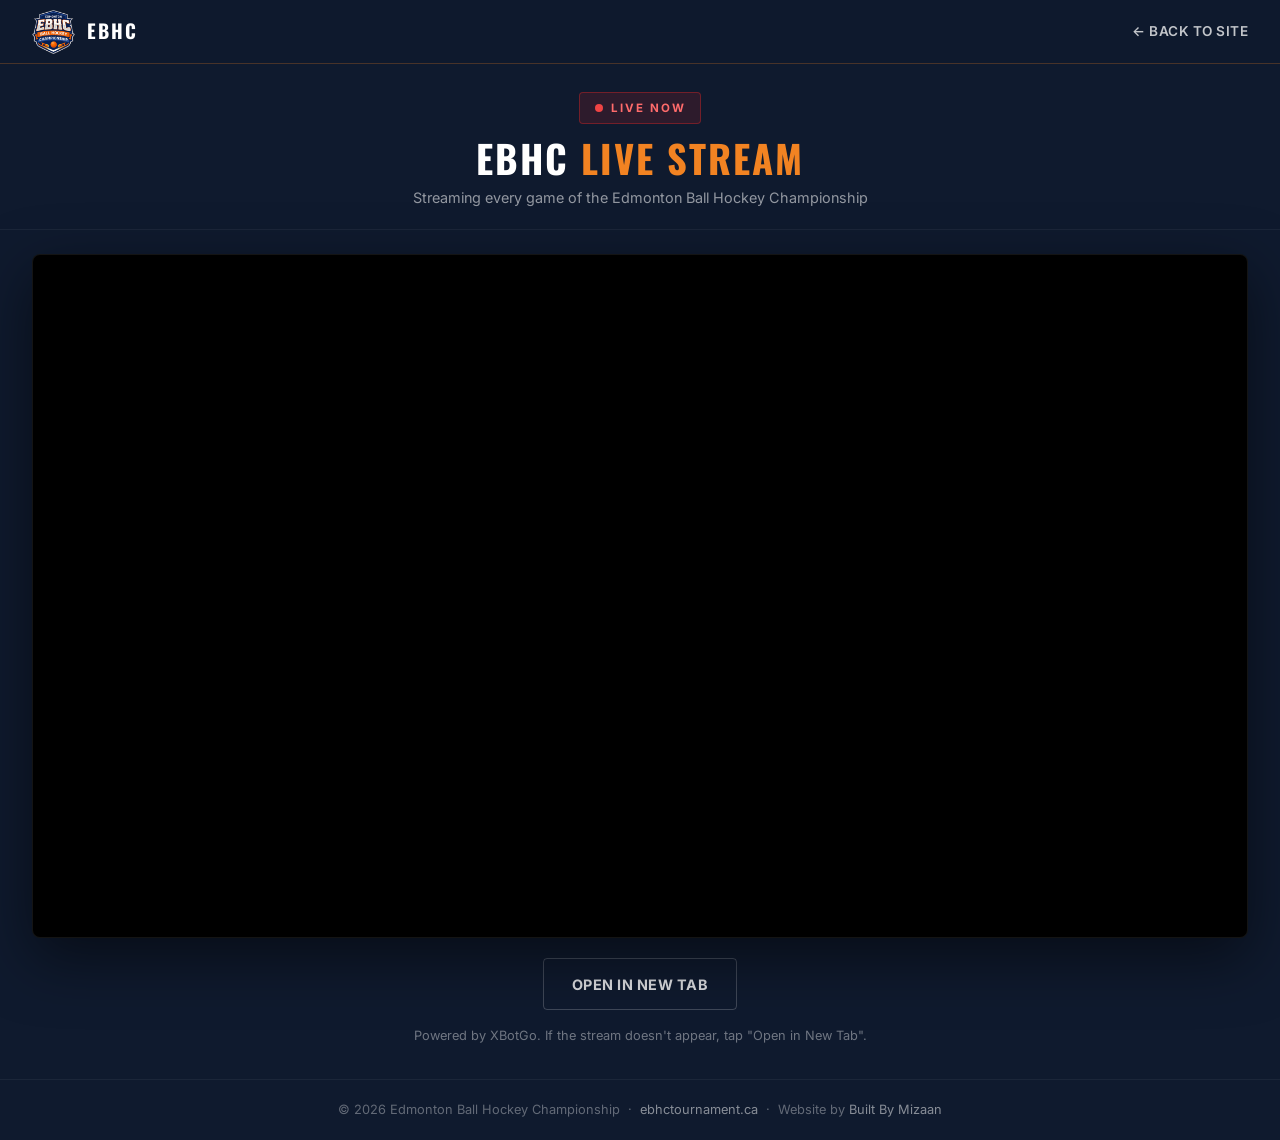
<file: live/index.html>
<!DOCTYPE html>
<html lang="en">
<head>
  <meta charset="UTF-8">
  <meta name="viewport" content="width=device-width, initial-scale=1.0">
  <title>Live Stream &mdash; EBHC 2026</title>
  <meta name="description" content="Watch the Edmonton Ball Hockey Championship live. Streaming every game of EBHC 2026.">
  <link rel="icon" type="image/png" href="../favicon.png">
  <link rel="apple-touch-icon" href="../apple-touch-icon.png">
  <link rel="preconnect" href="https://fonts.googleapis.com">
  <link href="https://fonts.googleapis.com/css2?family=Inter:wght@400;500;600;700;800;900&family=Oswald:wght@500;600;700&display=swap" rel="stylesheet">
  <style>
    *, *::before, *::after { margin: 0; padding: 0; box-sizing: border-box; }

    :root {
      --navy: #1a2744;
      --navy-deep: #0f1a2e;
      --navy-light: #243556;
      --orange: #f28322;
      --orange-hover: #e07010;
      --orange-glow: rgba(242, 131, 34, 0.3);
      --gold-light: #f28322;
      --silver: #c0c4cc;
      --white: #ffffff;
      --text-muted: #5a6478;
    }

    html, body {
      height: 100%;
      background: var(--navy-deep);
    }

    body {
      font-family: 'Inter', system-ui, -apple-system, sans-serif;
      color: var(--white);
      line-height: 1.6;
      display: flex;
      flex-direction: column;
      min-height: 100vh;
    }

    /* NAV */
    nav {
      background: rgba(15, 26, 46, 0.95);
      backdrop-filter: blur(12px);
      padding: 0.6rem 2rem;
      display: flex;
      align-items: center;
      justify-content: space-between;
      border-bottom: 1px solid rgba(242, 131, 34, 0.25);
    }

    .nav-logo {
      display: flex;
      align-items: center;
      gap: 0.75rem;
      text-decoration: none;
    }

    .nav-logo img {
      height: 44px;
      width: auto;
    }

    .nav-logo span {
      color: var(--white);
      font-family: 'Oswald', sans-serif;
      font-weight: 700;
      font-size: 1.2rem;
      letter-spacing: 2px;
      text-transform: uppercase;
    }

    .nav-back {
      color: rgba(255,255,255,0.75);
      text-decoration: none;
      font-size: 0.85rem;
      font-weight: 600;
      letter-spacing: 0.5px;
      text-transform: uppercase;
      transition: color 0.2s;
    }

    .nav-back:hover { color: var(--gold-light); }

    /* HEADER STRIP */
    .live-header {
      padding: 1.75rem 2rem 1.25rem;
      text-align: center;
      border-bottom: 1px solid rgba(255,255,255,0.05);
    }

    .live-badge {
      display: inline-flex;
      align-items: center;
      gap: 0.5rem;
      background: rgba(220, 38, 38, 0.15);
      border: 1px solid rgba(220, 38, 38, 0.4);
      color: #ff6b6b;
      padding: 0.35rem 0.9rem;
      border-radius: 4px;
      font-size: 0.72rem;
      font-weight: 700;
      letter-spacing: 2px;
      text-transform: uppercase;
      margin-bottom: 0.85rem;
    }

    .live-dot {
      width: 8px;
      height: 8px;
      border-radius: 50%;
      background: #ef4444;
      animation: pulse 1.6s ease-in-out infinite;
    }

    @keyframes pulse {
      0%, 100% { opacity: 1; transform: scale(1); }
      50% { opacity: 0.5; transform: scale(1.2); }
    }

    .live-header h1 {
      font-family: 'Oswald', sans-serif;
      font-size: clamp(1.6rem, 4vw, 2.4rem);
      font-weight: 700;
      color: var(--white);
      letter-spacing: 2px;
      text-transform: uppercase;
      line-height: 1.1;
    }

    .live-header h1 .highlight { color: var(--orange); }

    .live-header p {
      color: rgba(255,255,255,0.55);
      font-size: 0.9rem;
      margin-top: 0.4rem;
    }

    /* PLAYER */
    .player-wrap {
      flex: 1;
      display: flex;
      flex-direction: column;
      padding: 1.5rem 2rem 2rem;
      max-width: 1400px;
      width: 100%;
      margin: 0 auto;
    }

    .player-frame {
      position: relative;
      width: 100%;
      aspect-ratio: 16 / 9;
      background: #000;
      border-radius: 8px;
      overflow: hidden;
      border: 1px solid rgba(255,255,255,0.08);
      box-shadow: 0 20px 60px rgba(0,0,0,0.5);
    }

    .player-frame iframe {
      position: absolute;
      inset: 0;
      width: 100%;
      height: 100%;
      border: 0;
    }

    .player-fallback {
      position: absolute;
      inset: 0;
      display: none;
      flex-direction: column;
      align-items: center;
      justify-content: center;
      text-align: center;
      padding: 2rem;
      background: var(--navy);
    }

    .player-fallback.show { display: flex; }

    .player-fallback h2 {
      font-family: 'Oswald', sans-serif;
      font-size: 1.5rem;
      letter-spacing: 1.5px;
      text-transform: uppercase;
      margin-bottom: 0.5rem;
    }

    .player-fallback p {
      color: rgba(255,255,255,0.6);
      max-width: 480px;
      margin-bottom: 1.5rem;
    }

    .actions {
      display: flex;
      gap: 0.75rem;
      justify-content: center;
      align-items: center;
      flex-wrap: wrap;
      margin-top: 1.25rem;
    }

    .btn {
      display: inline-flex;
      align-items: center;
      gap: 0.5rem;
      padding: 0.85rem 1.75rem;
      border-radius: 4px;
      font-size: 0.9rem;
      font-weight: 700;
      text-decoration: none;
      transition: all 0.2s;
      cursor: pointer;
      border: none;
      letter-spacing: 0.5px;
      text-transform: uppercase;
      font-family: 'Inter', sans-serif;
    }

    .btn-primary {
      background: var(--orange);
      color: var(--white);
    }

    .btn-primary:hover {
      background: var(--orange-hover);
      transform: translateY(-1px);
      box-shadow: 0 8px 24px var(--orange-glow);
    }

    .btn-secondary {
      background: transparent;
      color: rgba(255,255,255,0.85);
      border: 1px solid rgba(255,255,255,0.2);
    }

    .btn-secondary:hover {
      border-color: var(--gold-light);
      color: var(--gold-light);
    }

    .stream-note {
      color: rgba(255,255,255,0.4);
      font-size: 0.8rem;
      text-align: center;
    }

    footer {
      padding: 1.25rem 2rem;
      text-align: center;
      color: rgba(255,255,255,0.35);
      font-size: 0.8rem;
      border-top: 1px solid rgba(255,255,255,0.05);
    }

    footer a {
      color: rgba(255,255,255,0.5);
      text-decoration: none;
    }

    footer a:hover { color: var(--gold-light); }

    @media (max-width: 640px) {
      nav { padding: 0.55rem 1rem; }
      .nav-logo span { font-size: 1rem; letter-spacing: 1.5px; }
      .live-header { padding: 1.25rem 1rem 1rem; }
      .player-wrap { padding: 1rem; }
    }
  </style>
</head>
<body>
  <nav>
    <a href="../" class="nav-logo">
      <img src="../assets/logo-160.png" alt="EBHC Logo">
      <span>EBHC</span>
    </a>
    <a href="../" class="nav-back">&larr; Back to Site</a>
  </nav>

  <header class="live-header">
    <div class="live-badge">
      <span class="live-dot"></span>
      Live Now
    </div>
    <h1>EBHC <span class="highlight">Live Stream</span></h1>
    <p>Streaming every game of the Edmonton Ball Hockey Championship</p>
  </header>

  <main class="player-wrap">
    <div class="player-frame">
      <iframe
        id="stream"
        src="https://cloud.xbotgo.net/live?userId=MjA2Nzc0ODE4NzY2MjUyNDQxNg==&language=en_US&region=US"
        title="EBHC Live Stream"
        allow="autoplay; fullscreen; picture-in-picture; encrypted-media"
        allowfullscreen
        referrerpolicy="no-referrer-when-downgrade"
        loading="eager"
      ></iframe>
      <div class="player-fallback" id="fallback">
        <h2>Stream can't load here</h2>
        <p>The broadcast provider is blocking embedded playback. Open the stream in a new tab to keep watching.</p>
        <a class="btn btn-primary" href="https://cloud.xbotgo.net/live?userId=MjA2Nzc0ODE4NzY2MjUyNDQxNg==&language=en_US&region=US" target="_blank" rel="noopener">
          Open Stream &rarr;
        </a>
      </div>
    </div>
    <div class="actions">
      <a class="btn btn-secondary" href="https://cloud.xbotgo.net/live?userId=MjA2Nzc0ODE4NzY2MjUyNDQxNg==&language=en_US&region=US" target="_blank" rel="noopener">
        Open in New Tab
      </a>
    </div>
    <p class="stream-note" style="margin-top: 1rem;">Powered by XBotGo. If the stream doesn't appear, tap "Open in New Tab".</p>
  </main>

  <footer>
    &copy; 2026 Edmonton Ball Hockey Championship &nbsp;&middot;&nbsp; <a href="../">ebhctournament.ca</a>
  <span class="credit">&nbsp;&middot;&nbsp; Website by <a href="https://builtbymizaan.ca" target="_blank" rel="noopener">Built By Mizaan</a></span>
  </footer>

  <script>
    // If the iframe fails to load within a few seconds (likely blocked by X-Frame-Options
    // or CSP frame-ancestors), reveal the fallback panel.
    (function() {
      var iframe = document.getElementById('stream');
      var fallback = document.getElementById('fallback');
      var loaded = false;

      iframe.addEventListener('load', function() {
        loaded = true;
      });

      setTimeout(function() {
        if (!loaded) fallback.classList.add('show');
      }, 6000);
    })();
  </script>
</body>
</html>
</file>
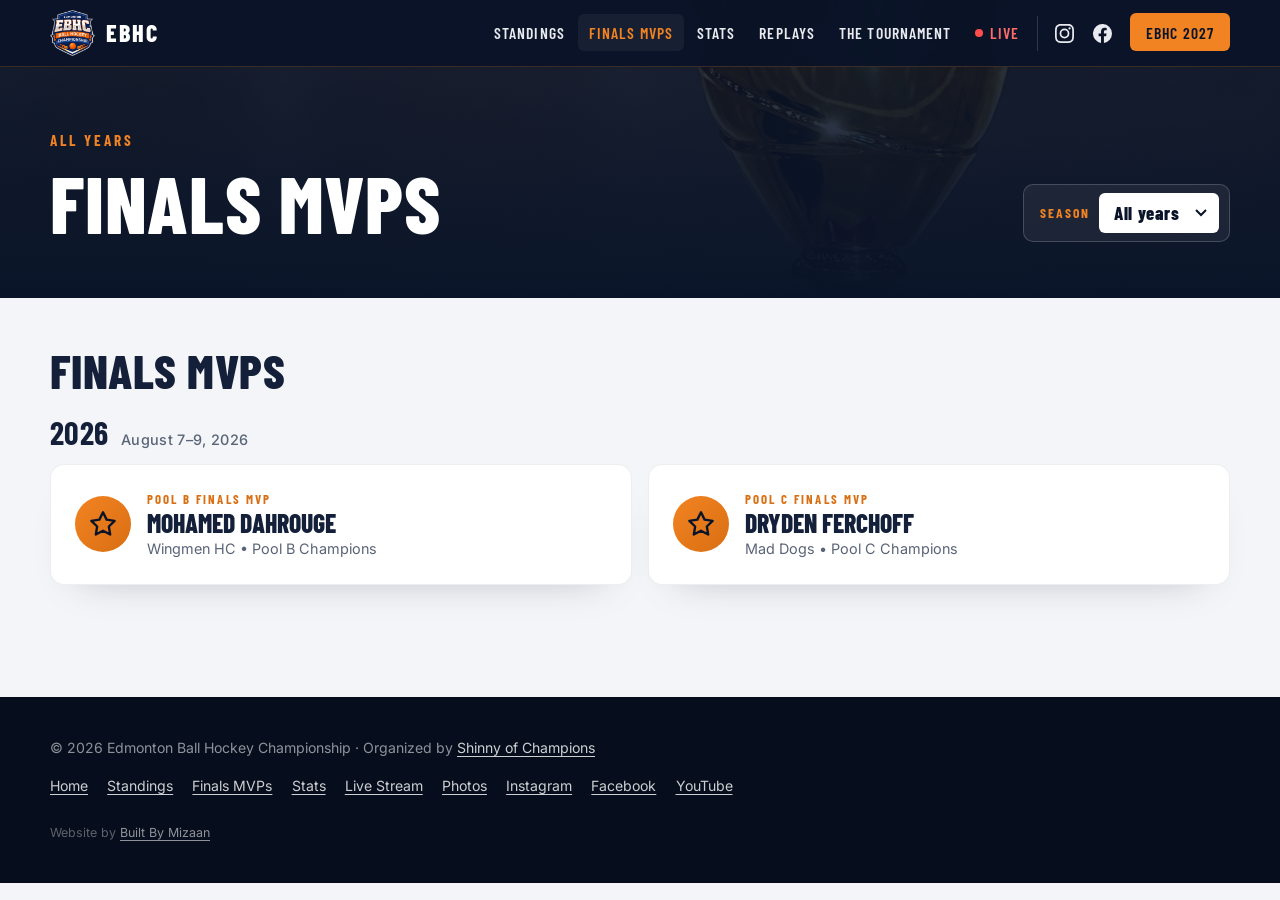
<file: mvps/index.html>
<!DOCTYPE html>
<html lang="en">
<head>
  <meta charset="UTF-8">
  <meta name="viewport" content="width=device-width, initial-scale=1.0">
  <title>EBHC Finals MVPs by Year - Edmonton Ball Hockey Championship</title>
  <meta name="description" content="Every Finals MVP from the Edmonton Ball Hockey Championship, by year and playoff pool.">
  <link rel="canonical" href="https://ebhctournament.ca/mvps/">
  <meta name="theme-color" content="#0a1428">
  <link rel="icon" type="image/png" href="../favicon.png">
  <link rel="apple-touch-icon" href="../apple-touch-icon.png">
  <meta property="og:type" content="website">
  <meta property="og:site_name" content="EBHC - Edmonton Ball Hockey Championship">
  <meta property="og:title" content="EBHC Finals MVPs by Year - Edmonton Ball Hockey Championship">
  <meta property="og:description" content="Every Finals MVP from the Edmonton Ball Hockey Championship, by year and playoff pool.">
  <meta property="og:url" content="https://ebhctournament.ca/mvps/">
  <meta property="og:image" content="https://ebhctournament.ca/assets/og.jpg">
  <meta name="twitter:card" content="summary_large_image">
  <link rel="preconnect" href="https://fonts.googleapis.com">
  <link rel="preconnect" href="https://fonts.gstatic.com" crossorigin>
  <link href="https://fonts.googleapis.com/css2?family=Barlow+Condensed:wght@600;700;800&family=Inter:wght@400;500;600;700&display=swap" rel="stylesheet">
  <link rel="stylesheet" href="../assets/site.css?v=20260919d">
  <style>.page-hero { --hero-img: url('../assets/photos/trophy-wide.jpg'); }</style>
</head>
<body data-root="../" data-version="20260919a">

<nav class="top always-solid" aria-label="Main">
  <div class="container nav-inner">
    <a href="../" class="nav-logo"><img src="../assets/logo-160.png" alt="EBHC shield logo" width="160" height="181"><span>EBHC</span></a>
    <button class="nav-toggle" aria-expanded="false" aria-controls="navlinks" aria-label="Toggle menu"><span></span><span></span><span></span></button>
    <ul class="nav-links" id="navlinks">
      <li><a href="../standings/">Standings</a></li>
      <li><a href="../mvps/" aria-current="page">Finals MVPs</a></li>
      <li><a href="../stats/">Stats</a></li>
      <li><a href="https://www.youtube.com/@ebhctournament" target="_blank" rel="noopener">Replays</a></li>
      <li><a href="../#experience">The Tournament</a></li>
      <li><a href="../live/" class="nav-live"><span class="nav-live-dot"></span>Live</a></li>
      <li class="nav-social"><a href="https://www.instagram.com/ebhctournament/" target="_blank" rel="noopener" aria-label="EBHC on Instagram"><svg viewBox="0 0 24 24" aria-hidden="true"><path d="M12 2.2c3.2 0 3.6 0 4.8.1 1.2.1 1.8.2 2.2.4.6.2 1 .5 1.4.9.4.4.7.8.9 1.4.2.4.4 1 .4 2.2.1 1.3.1 1.6.1 4.8s0 3.6-.1 4.8c-.1 1.2-.2 1.8-.4 2.2-.2.6-.5 1-.9 1.4-.4.4-.8.7-1.4.9-.4.2-1 .4-2.2.4-1.3.1-1.6.1-4.8.1s-3.6 0-4.8-.1c-1.2-.1-1.8-.2-2.2-.4-.6-.2-1-.5-1.4-.9-.4-.4-.7-.8-.9-1.4-.2-.4-.4-1-.4-2.2C2.2 15.6 2.2 15.2 2.2 12s0-3.6.1-4.8c.1-1.2.2-1.8.4-2.2.2-.6.5-1 .9-1.4.4-.4.8-.7 1.4-.9.4-.2 1-.4 2.2-.4C8.4 2.2 8.8 2.2 12 2.2M12 0C8.7 0 8.3 0 7.1.1 5.8.1 4.9.3 4.1.6c-.8.3-1.5.7-2.1 1.4C1.3 2.6.9 3.3.6 4.1.3 4.9.1 5.8.1 7.1 0 8.3 0 8.7 0 12s0 3.7.1 4.9c.1 1.3.3 2.2.6 2.9.3.8.7 1.5 1.4 2.1.6.7 1.3 1.1 2.1 1.4.8.3 1.6.5 2.9.6 1.2.1 1.6.1 4.9.1s3.7 0 4.9-.1c1.3-.1 2.2-.3 2.9-.6.8-.3 1.5-.7 2.1-1.4.7-.6 1.1-1.3 1.4-2.1.3-.8.5-1.6.6-2.9.1-1.2.1-1.6.1-4.9s0-3.7-.1-4.9c-.1-1.3-.3-2.2-.6-2.9-.3-.8-.7-1.5-1.4-2.1C21.4 1.3 20.7.9 19.9.6 19.1.3 18.2.1 16.9.1 15.7 0 15.3 0 12 0zm0 5.8a6.2 6.2 0 1 0 0 12.4 6.2 6.2 0 0 0 0-12.4zM12 16a4 4 0 1 1 0-8 4 4 0 0 1 0 8zm6.4-11.8a1.4 1.4 0 1 0 0 2.9 1.4 1.4 0 0 0 0-2.9z"/></svg><span>Instagram</span></a><a href="https://www.facebook.com/ebhctournament" target="_blank" rel="noopener" aria-label="EBHC on Facebook"><svg viewBox="0 0 24 24" aria-hidden="true"><path d="M24 12a12 12 0 1 0-13.9 11.9v-8.4H7.1V12h3V9.4c0-3 1.8-4.7 4.5-4.7 1.3 0 2.7.2 2.7.2v3h-1.5c-1.5 0-2 .9-2 1.9V12h3.3l-.5 3.5h-2.8v8.4A12 12 0 0 0 24 12z"/></svg><span>Facebook</span></a></li>
      <li><a href="../#registration" class="nav-cta">EBHC 2027</a></li>
    </ul>
  </div>
</nav>

<header class="page-hero">
  <div class="container">
    <div class="hero-row">
      <div>
        <span class="label"><span data-slot="year">&nbsp;</span> <span data-slot="meta"></span></span>
        <h1>Finals MVPs</h1>
      </div>
      <div class="year-filter"><label for="yearSelect">Season</label><select id="yearSelect" aria-label="Choose a season"><option>All years</option></select></div>
    </div>
  </div>
</header>

<section id="mvps" style="padding-top:3rem">
  <div class="container">
    <h2 class="title" style="margin-bottom:1.4rem">Finals MVPs</h2>
    <div data-slot="mvps"></div>
  </div>
</section>

<section id="champions" class="dark" data-slot="champions-wrap">
  <div class="container">
    <div data-slot="champions"></div>
  </div>
</section>

<footer>
  <div class="container foot">
    <p>&copy; <span id="year">2026</span> Edmonton Ball Hockey Championship &middot; Organized by <a href="https://shinnyofchampions.com" target="_blank" rel="noopener">Shinny of Champions</a></p>
    <div class="foot-links">
      <a href="../">Home</a>
      <a href="../standings/">Standings</a>
      <a href="../mvps/">Finals MVPs</a>
      <a href="../stats/">Stats</a>
      <a href="../live/">Live Stream</a>
      <a href="https://photos.google.com/share/AF1QipPyMb3X6HH2VH4loIyale4eNgUz24xTLbSLLwuN_JKczE7_UGQwuGp11-fYpDhv3w?key=UWphRWdhWmtDQlRnVjdMQ3RheVRtQ2FVbDY3bjJ3" target="_blank" rel="noopener">Photos</a>
      <a href="https://www.instagram.com/ebhctournament/" target="_blank" rel="noopener">Instagram</a>
      <a href="https://www.facebook.com/ebhctournament" target="_blank" rel="noopener">Facebook</a>
      <a href="https://www.youtube.com/@ebhctournament" target="_blank" rel="noopener">YouTube</a>
    </div>
    <p class="credit">Website by <a href="https://builtbymizaan.ca" target="_blank" rel="noopener">Built By Mizaan</a></p>
  </div>
</footer>

<script src="../assets/site.js?v=20260919d"></script>
<script>EBHC.mvps();</script>
</body>
</html>
</file>
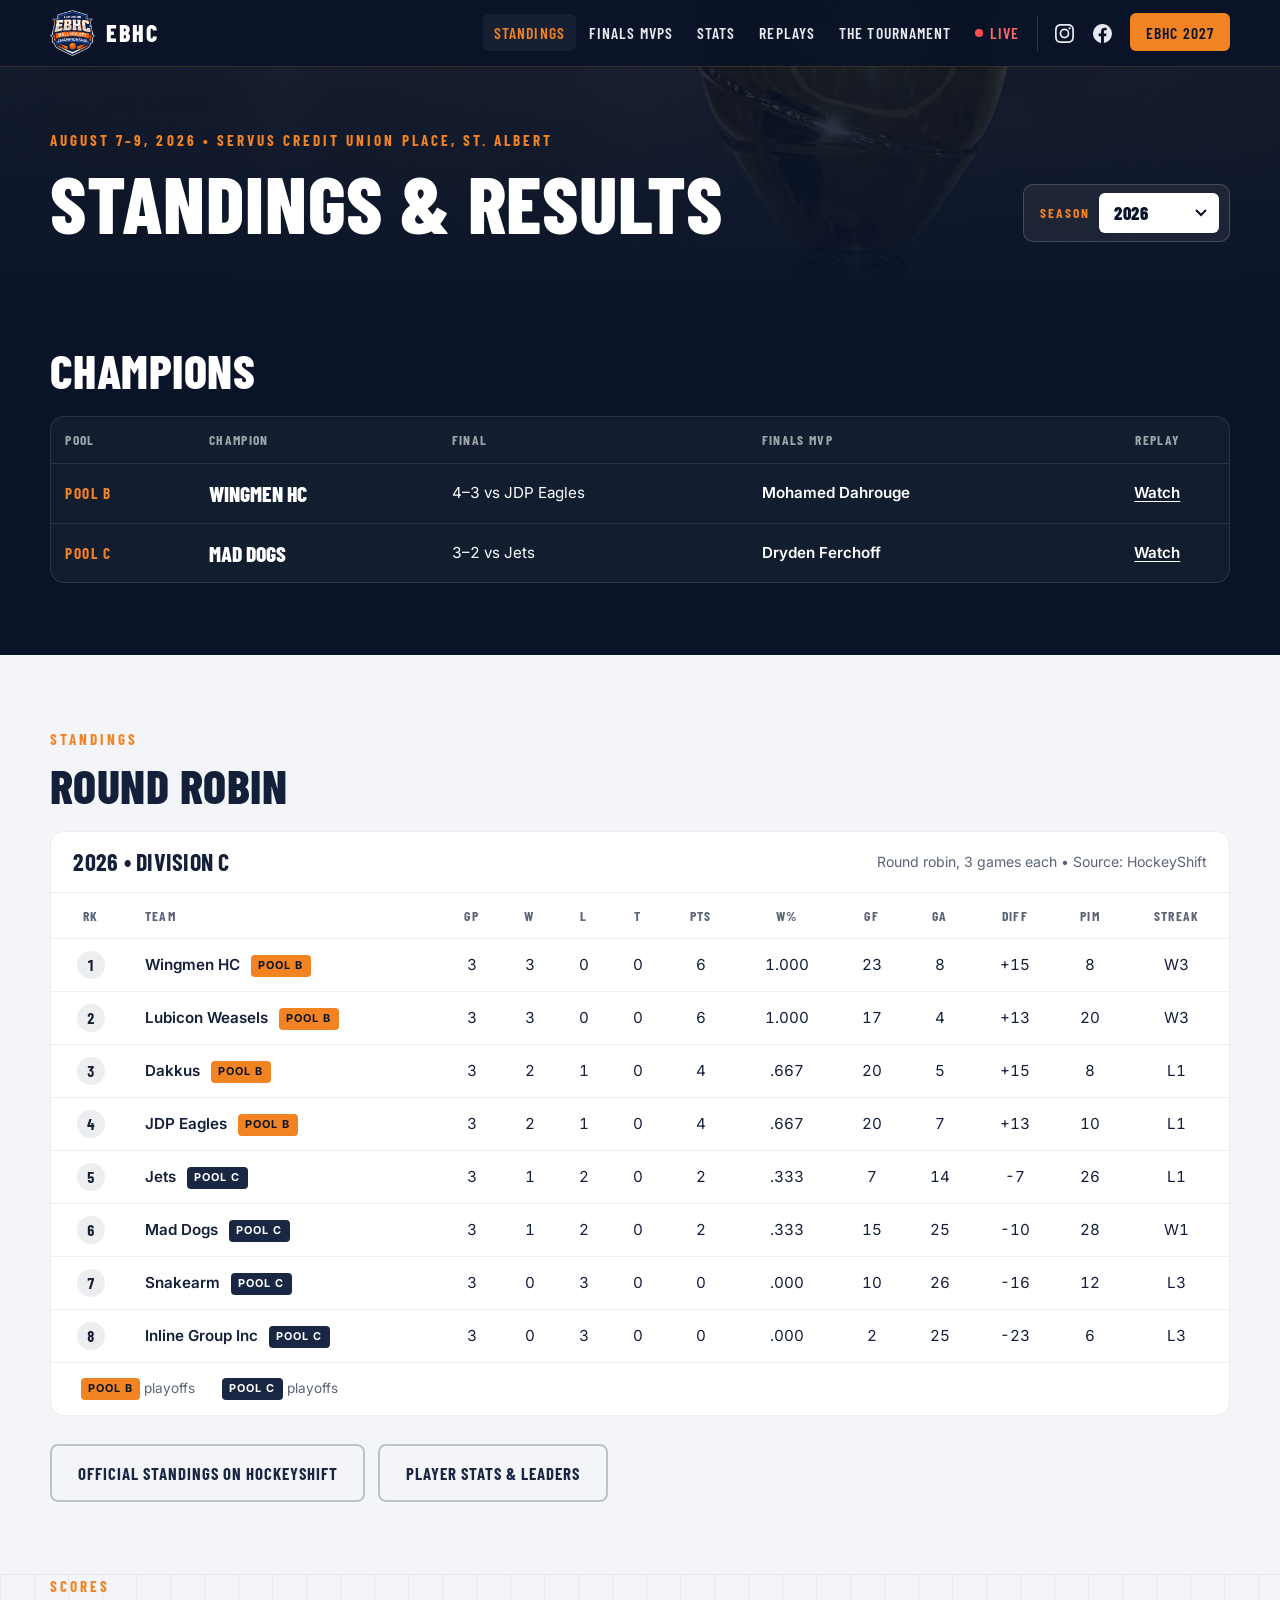
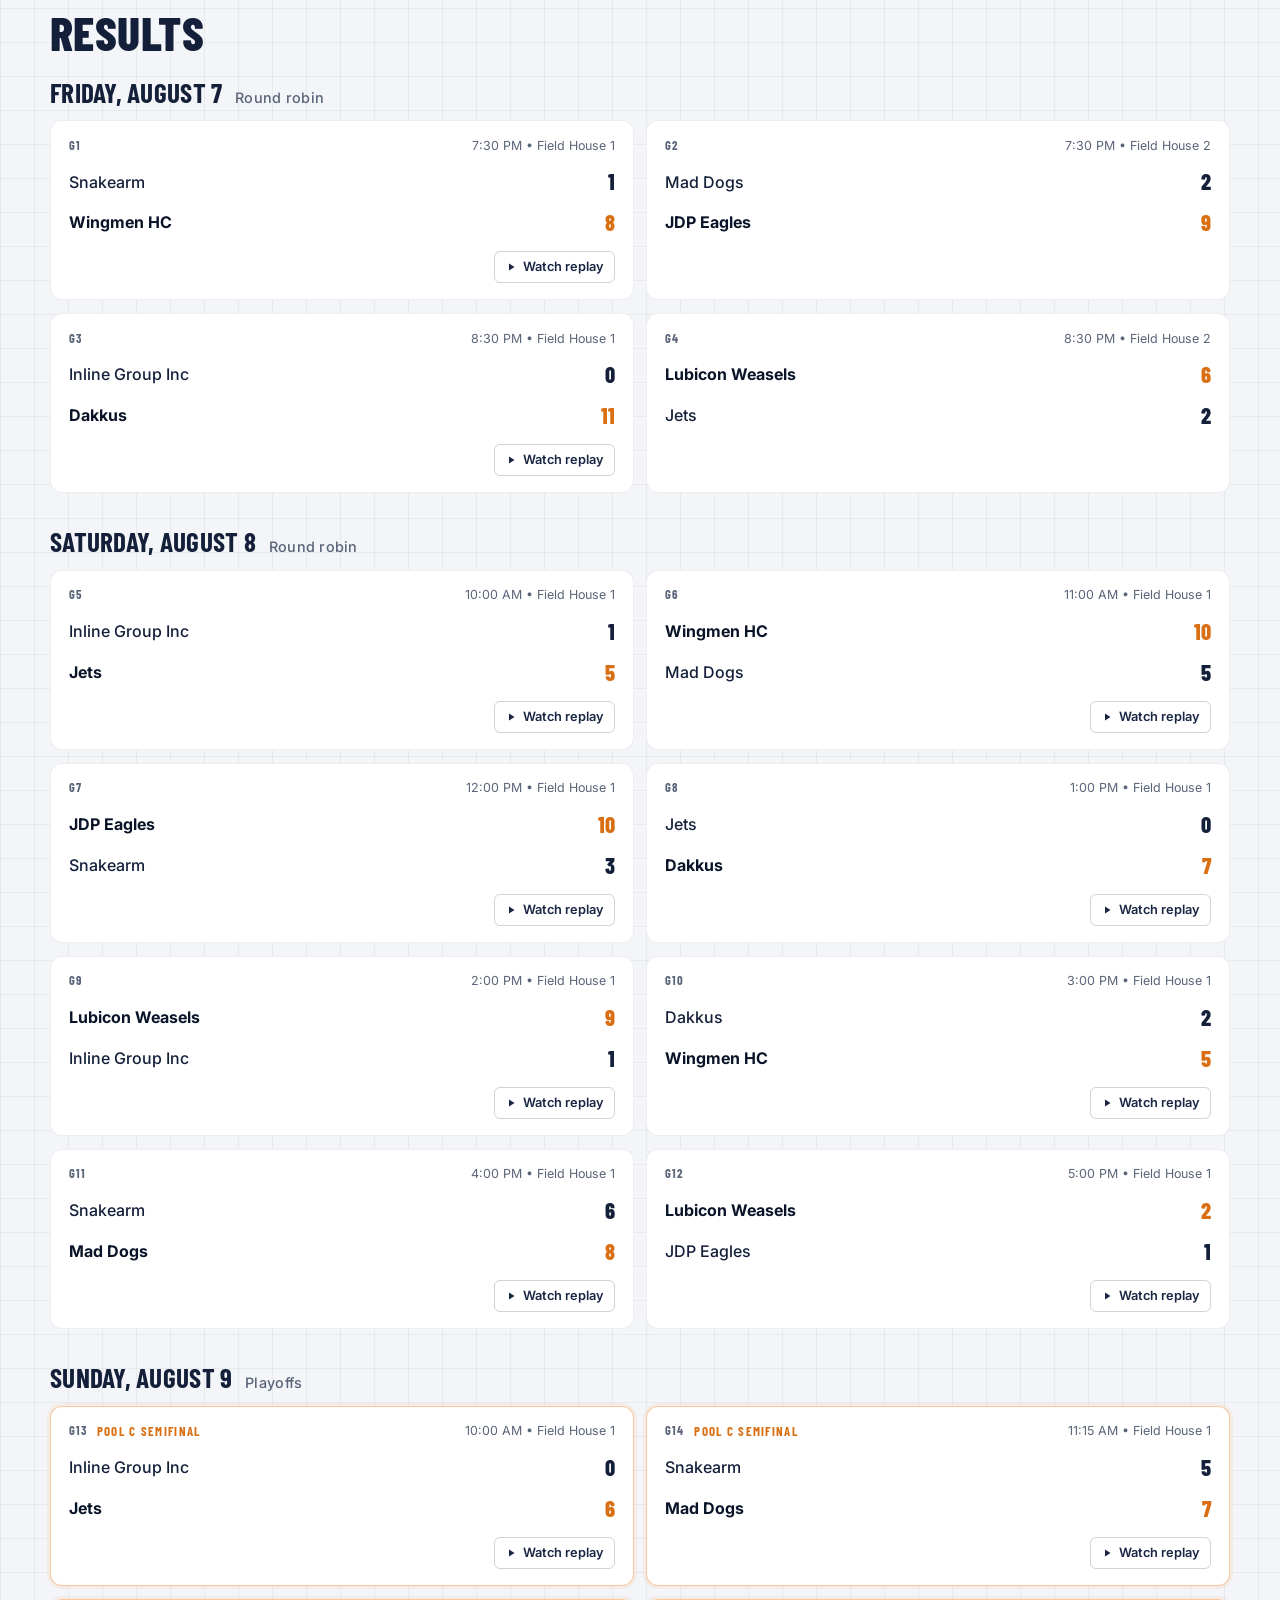
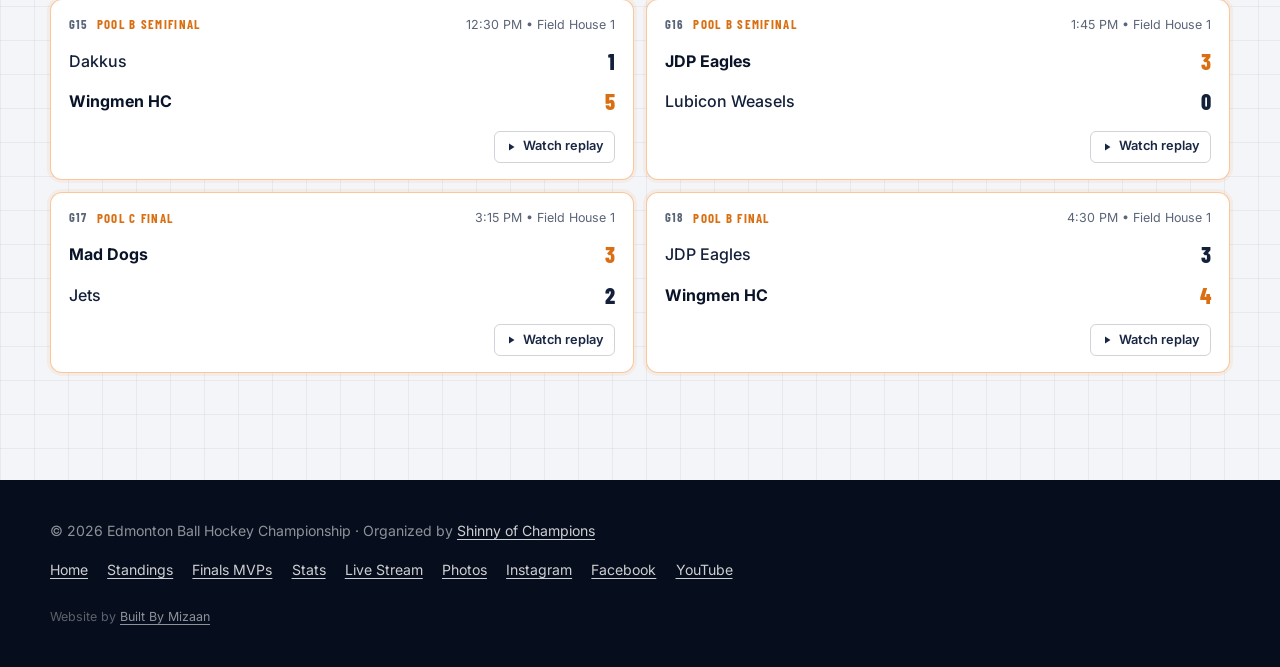
<file: standings/index.html>
<!DOCTYPE html>
<html lang="en">
<head>
  <meta charset="UTF-8">
  <meta name="viewport" content="width=device-width, initial-scale=1.0">
  <title>EBHC Standings, Champions & Scores by Year - Edmonton Ball Hockey Championship</title>
  <meta name="description" content="Historical standings, champions and every game score from the Edmonton Ball Hockey Championship, filterable by year.">
  <link rel="canonical" href="https://ebhctournament.ca/standings/">
  <meta name="theme-color" content="#0a1428">
  <link rel="icon" type="image/png" href="../favicon.png">
  <link rel="apple-touch-icon" href="../apple-touch-icon.png">
  <meta property="og:type" content="website">
  <meta property="og:site_name" content="EBHC - Edmonton Ball Hockey Championship">
  <meta property="og:title" content="EBHC Standings, Champions & Scores by Year - Edmonton Ball Hockey Championship">
  <meta property="og:description" content="Historical standings, champions and every game score from the Edmonton Ball Hockey Championship, filterable by year.">
  <meta property="og:url" content="https://ebhctournament.ca/standings/">
  <meta property="og:image" content="https://ebhctournament.ca/assets/og.jpg">
  <meta name="twitter:card" content="summary_large_image">
  <link rel="preconnect" href="https://fonts.googleapis.com">
  <link rel="preconnect" href="https://fonts.gstatic.com" crossorigin>
  <link href="https://fonts.googleapis.com/css2?family=Barlow+Condensed:wght@600;700;800&family=Inter:wght@400;500;600;700&display=swap" rel="stylesheet">
  <link rel="stylesheet" href="../assets/site.css?v=20260919d">
  <style>.page-hero { --hero-img: url('../assets/photos/trophy-wide.jpg'); }</style>
</head>
<body data-root="../" data-version="20260919a">

<nav class="top always-solid" aria-label="Main">
  <div class="container nav-inner">
    <a href="../" class="nav-logo"><img src="../assets/logo-160.png" alt="EBHC shield logo" width="160" height="181"><span>EBHC</span></a>
    <button class="nav-toggle" aria-expanded="false" aria-controls="navlinks" aria-label="Toggle menu"><span></span><span></span><span></span></button>
    <ul class="nav-links" id="navlinks">
      <li><a href="../standings/" aria-current="page">Standings</a></li>
      <li><a href="../mvps/">Finals MVPs</a></li>
      <li><a href="../stats/">Stats</a></li>
      <li><a href="https://www.youtube.com/@ebhctournament" target="_blank" rel="noopener">Replays</a></li>
      <li><a href="../#experience">The Tournament</a></li>
      <li><a href="../live/" class="nav-live"><span class="nav-live-dot"></span>Live</a></li>
      <li class="nav-social"><a href="https://www.instagram.com/ebhctournament/" target="_blank" rel="noopener" aria-label="EBHC on Instagram"><svg viewBox="0 0 24 24" aria-hidden="true"><path d="M12 2.2c3.2 0 3.6 0 4.8.1 1.2.1 1.8.2 2.2.4.6.2 1 .5 1.4.9.4.4.7.8.9 1.4.2.4.4 1 .4 2.2.1 1.3.1 1.6.1 4.8s0 3.6-.1 4.8c-.1 1.2-.2 1.8-.4 2.2-.2.6-.5 1-.9 1.4-.4.4-.8.7-1.4.9-.4.2-1 .4-2.2.4-1.3.1-1.6.1-4.8.1s-3.6 0-4.8-.1c-1.2-.1-1.8-.2-2.2-.4-.6-.2-1-.5-1.4-.9-.4-.4-.7-.8-.9-1.4-.2-.4-.4-1-.4-2.2C2.2 15.6 2.2 15.2 2.2 12s0-3.6.1-4.8c.1-1.2.2-1.8.4-2.2.2-.6.5-1 .9-1.4.4-.4.8-.7 1.4-.9.4-.2 1-.4 2.2-.4C8.4 2.2 8.8 2.2 12 2.2M12 0C8.7 0 8.3 0 7.1.1 5.8.1 4.9.3 4.1.6c-.8.3-1.5.7-2.1 1.4C1.3 2.6.9 3.3.6 4.1.3 4.9.1 5.8.1 7.1 0 8.3 0 8.7 0 12s0 3.7.1 4.9c.1 1.3.3 2.2.6 2.9.3.8.7 1.5 1.4 2.1.6.7 1.3 1.1 2.1 1.4.8.3 1.6.5 2.9.6 1.2.1 1.6.1 4.9.1s3.7 0 4.9-.1c1.3-.1 2.2-.3 2.9-.6.8-.3 1.5-.7 2.1-1.4.7-.6 1.1-1.3 1.4-2.1.3-.8.5-1.6.6-2.9.1-1.2.1-1.6.1-4.9s0-3.7-.1-4.9c-.1-1.3-.3-2.2-.6-2.9-.3-.8-.7-1.5-1.4-2.1C21.4 1.3 20.7.9 19.9.6 19.1.3 18.2.1 16.9.1 15.7 0 15.3 0 12 0zm0 5.8a6.2 6.2 0 1 0 0 12.4 6.2 6.2 0 0 0 0-12.4zM12 16a4 4 0 1 1 0-8 4 4 0 0 1 0 8zm6.4-11.8a1.4 1.4 0 1 0 0 2.9 1.4 1.4 0 0 0 0-2.9z"/></svg><span>Instagram</span></a><a href="https://www.facebook.com/ebhctournament" target="_blank" rel="noopener" aria-label="EBHC on Facebook"><svg viewBox="0 0 24 24" aria-hidden="true"><path d="M24 12a12 12 0 1 0-13.9 11.9v-8.4H7.1V12h3V9.4c0-3 1.8-4.7 4.5-4.7 1.3 0 2.7.2 2.7.2v3h-1.5c-1.5 0-2 .9-2 1.9V12h3.3l-.5 3.5h-2.8v8.4A12 12 0 0 0 24 12z"/></svg><span>Facebook</span></a></li>
      <li><a href="../#registration" class="nav-cta">EBHC 2027</a></li>
    </ul>
  </div>
</nav>

<header class="page-hero">
  <div class="container">
    <div class="hero-row">
      <div>
        <span class="label"><span data-slot="year">&nbsp;</span> <span data-slot="meta"></span></span>
        <h1>Standings &amp; Results</h1>
      </div>
      <div class="year-filter"><label for="yearSelect">Season</label><select id="yearSelect" aria-label="Choose a season"><option>2026</option></select></div>
    </div>
  </div>
</header>

<section id="champions" class="dark" style="padding-top:3rem">
  <div class="container">
    <h2 class="title" style="margin-bottom:1.4rem">Champions</h2>
    <div data-slot="champions"></div>
  </div>
</section>

<section id="table">
  <div class="container">
    <span class="label">Standings</span>
    <h2 class="title" style="margin-bottom:1.4rem">Round Robin</h2>
    <div data-slot="standings"></div>
    <div class="links"><a class="btn btn-ghost" data-slot="official" href="#" target="_blank" rel="noopener" hidden>Official Standings on HockeyShift</a><a class="btn btn-ghost" href="../stats/">Player Stats &amp; Leaders</a></div>
  </div>
</section>

<section id="scores" class="court" style="padding-top:0">
  <div class="container">
    <span class="label">Scores</span>
    <h2 class="title" style="margin-bottom:1.4rem">Results</h2>
    <div data-slot="scores"></div>
  </div>
</section>

<footer>
  <div class="container foot">
    <p>&copy; <span id="year">2026</span> Edmonton Ball Hockey Championship &middot; Organized by <a href="https://shinnyofchampions.com" target="_blank" rel="noopener">Shinny of Champions</a></p>
    <div class="foot-links">
      <a href="../">Home</a>
      <a href="../standings/">Standings</a>
      <a href="../mvps/">Finals MVPs</a>
      <a href="../stats/">Stats</a>
      <a href="../live/">Live Stream</a>
      <a href="https://photos.google.com/share/AF1QipPyMb3X6HH2VH4loIyale4eNgUz24xTLbSLLwuN_JKczE7_UGQwuGp11-fYpDhv3w?key=UWphRWdhWmtDQlRnVjdMQ3RheVRtQ2FVbDY3bjJ3" target="_blank" rel="noopener">Photos</a>
      <a href="https://www.instagram.com/ebhctournament/" target="_blank" rel="noopener">Instagram</a>
      <a href="https://www.facebook.com/ebhctournament" target="_blank" rel="noopener">Facebook</a>
      <a href="https://www.youtube.com/@ebhctournament" target="_blank" rel="noopener">YouTube</a>
    </div>
    <p class="credit">Website by <a href="https://builtbymizaan.ca" target="_blank" rel="noopener">Built By Mizaan</a></p>
  </div>
</footer>

<script src="../assets/site.js?v=20260919d"></script>
<script>EBHC.standings();</script>
</body>
</html>
</file>
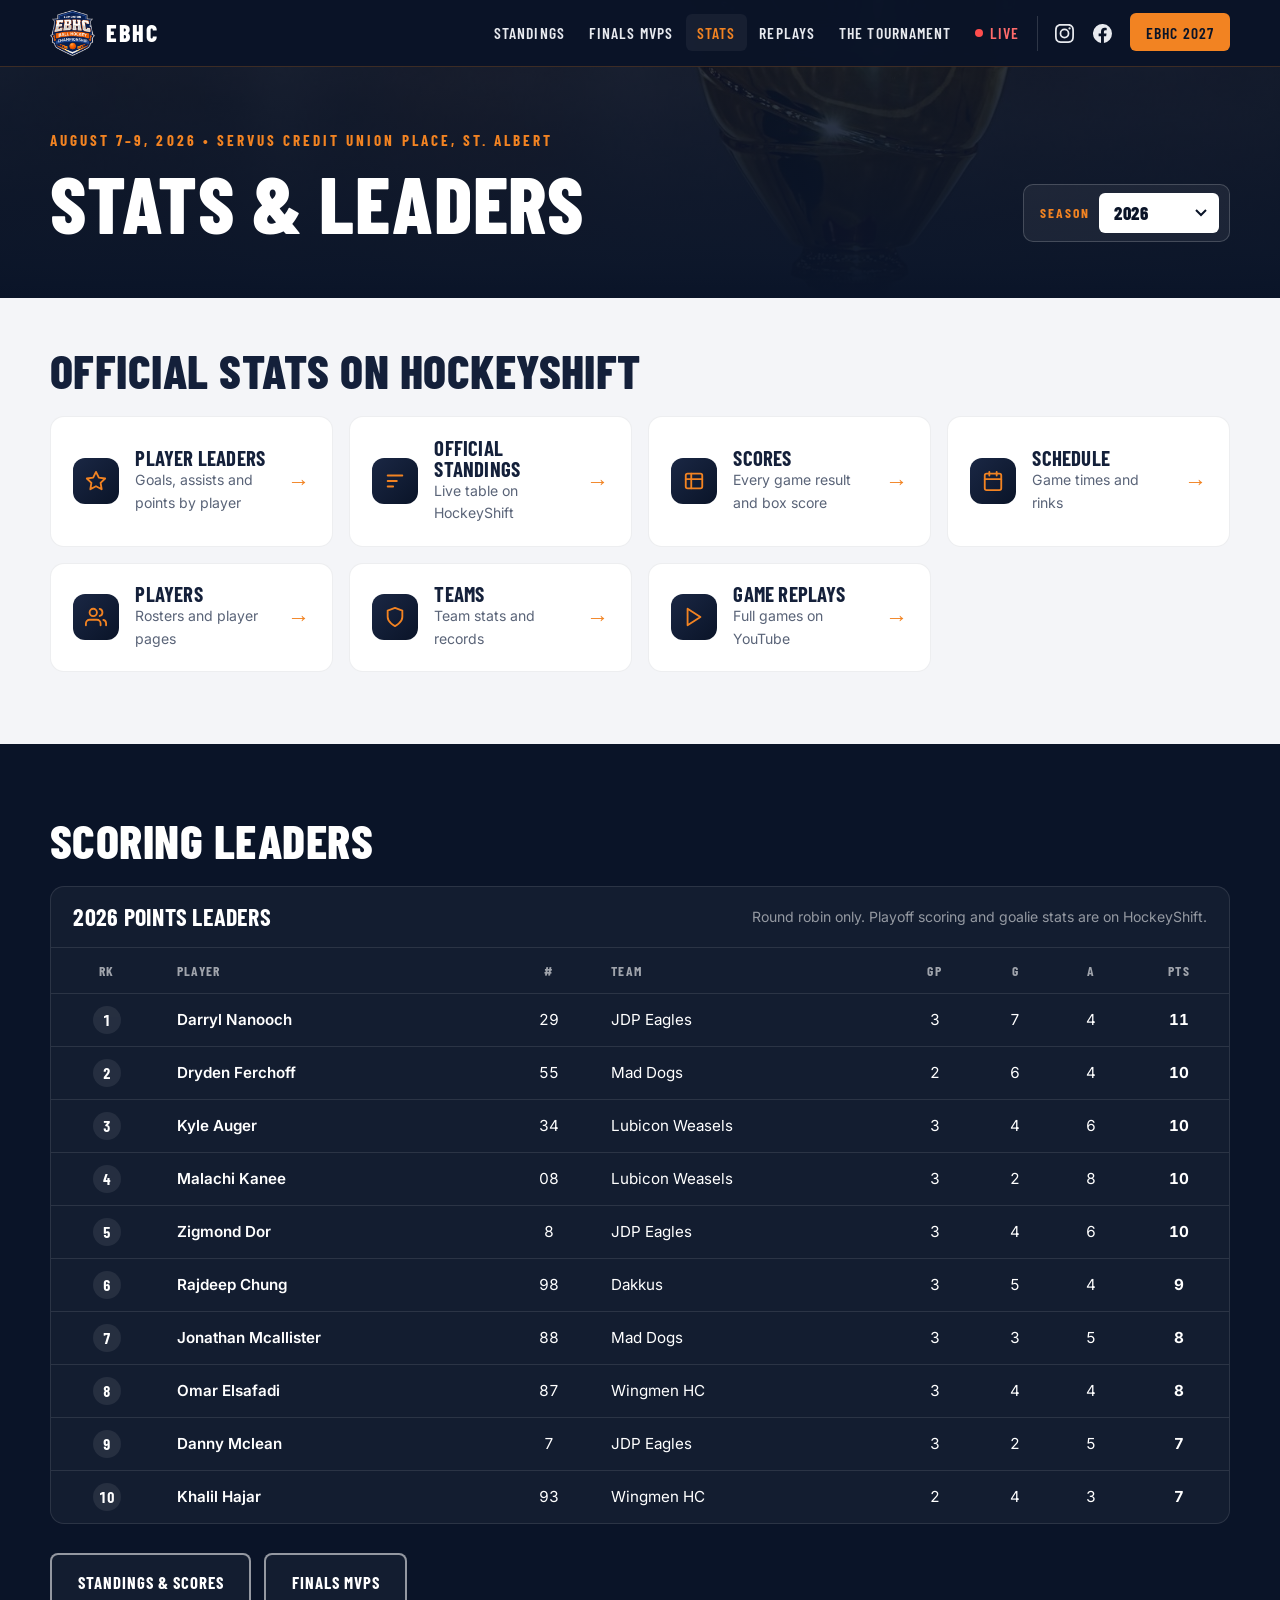
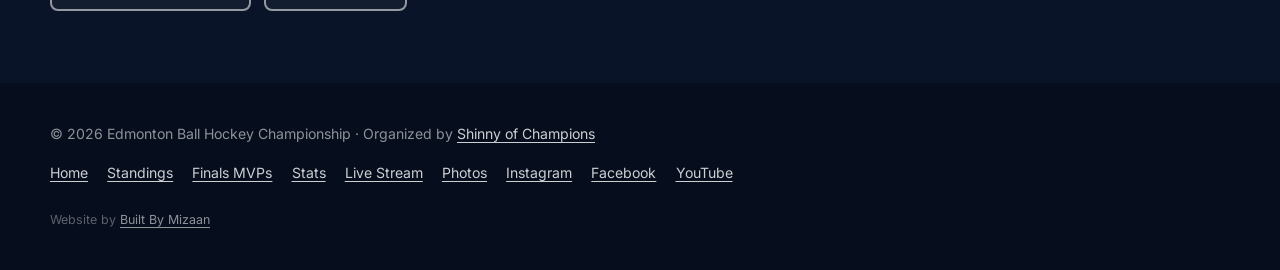
<file: stats/index.html>
<!DOCTYPE html>
<html lang="en">
<head>
  <meta charset="UTF-8">
  <meta name="viewport" content="width=device-width, initial-scale=1.0">
  <title>EBHC Stats & Leaders by Year - Edmonton Ball Hockey Championship</title>
  <meta name="description" content="Player stats, scoring leaders and official HockeyShift stat pages for every Edmonton Ball Hockey Championship season.">
  <link rel="canonical" href="https://ebhctournament.ca/stats/">
  <meta name="theme-color" content="#0a1428">
  <link rel="icon" type="image/png" href="../favicon.png">
  <link rel="apple-touch-icon" href="../apple-touch-icon.png">
  <meta property="og:type" content="website">
  <meta property="og:site_name" content="EBHC - Edmonton Ball Hockey Championship">
  <meta property="og:title" content="EBHC Stats & Leaders by Year - Edmonton Ball Hockey Championship">
  <meta property="og:description" content="Player stats, scoring leaders and official HockeyShift stat pages for every Edmonton Ball Hockey Championship season.">
  <meta property="og:url" content="https://ebhctournament.ca/stats/">
  <meta property="og:image" content="https://ebhctournament.ca/assets/og.jpg">
  <meta name="twitter:card" content="summary_large_image">
  <link rel="preconnect" href="https://fonts.googleapis.com">
  <link rel="preconnect" href="https://fonts.gstatic.com" crossorigin>
  <link href="https://fonts.googleapis.com/css2?family=Barlow+Condensed:wght@600;700;800&family=Inter:wght@400;500;600;700&display=swap" rel="stylesheet">
  <link rel="stylesheet" href="../assets/site.css?v=20260919d">
  <style>.page-hero { --hero-img: url('../assets/photos/trophy-wide.jpg'); }</style>
</head>
<body data-root="../" data-version="20260919a">

<nav class="top always-solid" aria-label="Main">
  <div class="container nav-inner">
    <a href="../" class="nav-logo"><img src="../assets/logo-160.png" alt="EBHC shield logo" width="160" height="181"><span>EBHC</span></a>
    <button class="nav-toggle" aria-expanded="false" aria-controls="navlinks" aria-label="Toggle menu"><span></span><span></span><span></span></button>
    <ul class="nav-links" id="navlinks">
      <li><a href="../standings/">Standings</a></li>
      <li><a href="../mvps/">Finals MVPs</a></li>
      <li><a href="../stats/" aria-current="page">Stats</a></li>
      <li><a href="https://www.youtube.com/@ebhctournament" target="_blank" rel="noopener">Replays</a></li>
      <li><a href="../#experience">The Tournament</a></li>
      <li><a href="../live/" class="nav-live"><span class="nav-live-dot"></span>Live</a></li>
      <li class="nav-social"><a href="https://www.instagram.com/ebhctournament/" target="_blank" rel="noopener" aria-label="EBHC on Instagram"><svg viewBox="0 0 24 24" aria-hidden="true"><path d="M12 2.2c3.2 0 3.6 0 4.8.1 1.2.1 1.8.2 2.2.4.6.2 1 .5 1.4.9.4.4.7.8.9 1.4.2.4.4 1 .4 2.2.1 1.3.1 1.6.1 4.8s0 3.6-.1 4.8c-.1 1.2-.2 1.8-.4 2.2-.2.6-.5 1-.9 1.4-.4.4-.8.7-1.4.9-.4.2-1 .4-2.2.4-1.3.1-1.6.1-4.8.1s-3.6 0-4.8-.1c-1.2-.1-1.8-.2-2.2-.4-.6-.2-1-.5-1.4-.9-.4-.4-.7-.8-.9-1.4-.2-.4-.4-1-.4-2.2C2.2 15.6 2.2 15.2 2.2 12s0-3.6.1-4.8c.1-1.2.2-1.8.4-2.2.2-.6.5-1 .9-1.4.4-.4.8-.7 1.4-.9.4-.2 1-.4 2.2-.4C8.4 2.2 8.8 2.2 12 2.2M12 0C8.7 0 8.3 0 7.1.1 5.8.1 4.9.3 4.1.6c-.8.3-1.5.7-2.1 1.4C1.3 2.6.9 3.3.6 4.1.3 4.9.1 5.8.1 7.1 0 8.3 0 8.7 0 12s0 3.7.1 4.9c.1 1.3.3 2.2.6 2.9.3.8.7 1.5 1.4 2.1.6.7 1.3 1.1 2.1 1.4.8.3 1.6.5 2.9.6 1.2.1 1.6.1 4.9.1s3.7 0 4.9-.1c1.3-.1 2.2-.3 2.9-.6.8-.3 1.5-.7 2.1-1.4.7-.6 1.1-1.3 1.4-2.1.3-.8.5-1.6.6-2.9.1-1.2.1-1.6.1-4.9s0-3.7-.1-4.9c-.1-1.3-.3-2.2-.6-2.9-.3-.8-.7-1.5-1.4-2.1C21.4 1.3 20.7.9 19.9.6 19.1.3 18.2.1 16.9.1 15.7 0 15.3 0 12 0zm0 5.8a6.2 6.2 0 1 0 0 12.4 6.2 6.2 0 0 0 0-12.4zM12 16a4 4 0 1 1 0-8 4 4 0 0 1 0 8zm6.4-11.8a1.4 1.4 0 1 0 0 2.9 1.4 1.4 0 0 0 0-2.9z"/></svg><span>Instagram</span></a><a href="https://www.facebook.com/ebhctournament" target="_blank" rel="noopener" aria-label="EBHC on Facebook"><svg viewBox="0 0 24 24" aria-hidden="true"><path d="M24 12a12 12 0 1 0-13.9 11.9v-8.4H7.1V12h3V9.4c0-3 1.8-4.7 4.5-4.7 1.3 0 2.7.2 2.7.2v3h-1.5c-1.5 0-2 .9-2 1.9V12h3.3l-.5 3.5h-2.8v8.4A12 12 0 0 0 24 12z"/></svg><span>Facebook</span></a></li>
      <li><a href="../#registration" class="nav-cta">EBHC 2027</a></li>
    </ul>
  </div>
</nav>

<header class="page-hero">
  <div class="container">
    <div class="hero-row">
      <div>
        <span class="label"><span data-slot="year">&nbsp;</span> <span data-slot="meta"></span></span>
        <h1>Stats &amp; Leaders</h1>
      </div>
      <div class="year-filter"><label for="yearSelect">Season</label><select id="yearSelect" aria-label="Choose a season"><option>2026</option></select></div>
    </div>
  </div>
</header>

<section id="links" style="padding-top:3rem">
  <div class="container">
    <h2 class="title" style="margin-bottom:1.4rem">Official Stats on HockeyShift</h2>
    <div data-slot="links"></div>
  </div>
</section>

<section id="leaders" class="dark">
  <div class="container">
    <h2 class="title" style="margin-bottom:1.4rem">Scoring Leaders</h2>
    <div data-slot="leaders"></div>
    <div class="links"><a class="btn btn-outline" href="../standings/">Standings &amp; Scores</a><a class="btn btn-outline" href="../mvps/">Finals MVPs</a></div>
  </div>
</section>

<footer>
  <div class="container foot">
    <p>&copy; <span id="year">2026</span> Edmonton Ball Hockey Championship &middot; Organized by <a href="https://shinnyofchampions.com" target="_blank" rel="noopener">Shinny of Champions</a></p>
    <div class="foot-links">
      <a href="../">Home</a>
      <a href="../standings/">Standings</a>
      <a href="../mvps/">Finals MVPs</a>
      <a href="../stats/">Stats</a>
      <a href="../live/">Live Stream</a>
      <a href="https://photos.google.com/share/AF1QipPyMb3X6HH2VH4loIyale4eNgUz24xTLbSLLwuN_JKczE7_UGQwuGp11-fYpDhv3w?key=UWphRWdhWmtDQlRnVjdMQ3RheVRtQ2FVbDY3bjJ3" target="_blank" rel="noopener">Photos</a>
      <a href="https://www.instagram.com/ebhctournament/" target="_blank" rel="noopener">Instagram</a>
      <a href="https://www.facebook.com/ebhctournament" target="_blank" rel="noopener">Facebook</a>
      <a href="https://www.youtube.com/@ebhctournament" target="_blank" rel="noopener">YouTube</a>
    </div>
    <p class="credit">Website by <a href="https://builtbymizaan.ca" target="_blank" rel="noopener">Built By Mizaan</a></p>
  </div>
</footer>

<script src="../assets/site.js?v=20260919d"></script>
<script>EBHC.stats();</script>
</body>
</html>
</file>
<file: assets/site.css>
/* EBHC shared components: nav, page hero, year filter, champions, tables, games, replays, footer */
:root {
  --navy-900: #0a1428; --navy-800: #101d3a; --navy-700: #1a2744; --navy-600: #243556;
  --orange: #f28322; --orange-deep: #d96f12; --orange-glow: rgba(242,131,34,.35);
  --silver: #c0c4cc; --silver-light: #e8eaef; --white: #fff; --off-white: #f4f5f8;
  --text: #14203a; --muted: #5a6478; --line: rgba(255,255,255,.1); --radius: 14px;
  --head: 'Barlow Condensed', 'Oswald', Impact, sans-serif; --body: 'Inter', system-ui, -apple-system, sans-serif;
}
*, *::before, *::after { margin: 0; padding: 0; box-sizing: border-box; }
html { scroll-behavior: smooth; -webkit-text-size-adjust: 100%; overflow-x: hidden; }
body { font-family: var(--body); color: var(--text); background: var(--off-white); line-height: 1.6; overflow-x: hidden; }
img, video { max-width: 100%; display: block; }
a { color: inherit; }
h1, h2, h3, .h { font-family: var(--head); text-transform: uppercase; letter-spacing: .01em; line-height: 1; }
.container { width: min(1180px, 100% - 2.5rem); margin-inline: auto; }
.sr-only { position: absolute; width: 1px; height: 1px; overflow: hidden; clip: rect(0 0 0 0); }

.btn { display: inline-flex; align-items: center; justify-content: center; gap: .5rem; font-family: var(--head); font-weight: 700; text-transform: uppercase; letter-spacing: .06em; font-size: 1.05rem; padding: .85rem 1.6rem; border-radius: 8px; text-decoration: none; transition: transform .2s ease, box-shadow .2s ease, background .2s ease, color .2s ease; border: 2px solid transparent; cursor: pointer; }
.btn-primary { background: var(--orange); color: var(--navy-900); box-shadow: 0 8px 24px -8px var(--orange-glow); }
.btn-primary:hover { background: #ff9436; transform: translateY(-2px); }
.btn-outline { border-color: rgba(255,255,255,.55); color: var(--white); background: rgba(255,255,255,.04); }
.btn-outline:hover { border-color: var(--white); background: rgba(255,255,255,.12); transform: translateY(-2px); }
.btn-ghost { border-color: rgba(26,39,68,.25); color: var(--navy-700); }
.btn-ghost:hover { background: var(--white); transform: translateY(-2px); }
.btn-dark { background: var(--navy-800); color: var(--white); }
.btn-dark:hover { background: var(--navy-700); transform: translateY(-2px); }
.btn svg { width: 18px; height: 18px; }
.btn-sm { font-size: .95rem; padding: .6rem 1.1rem; }

/* NAV */
nav.top { position: fixed; inset: 0 0 auto 0; z-index: 100; background: rgba(10,20,40,.72); backdrop-filter: blur(14px); -webkit-backdrop-filter: blur(14px); border-bottom: 1px solid rgba(242,131,34,.22); transition: background .3s ease; }
nav.top.solid, nav.top.always-solid { background: rgba(10,20,40,.95); }
.nav-inner { display: flex; align-items: center; justify-content: space-between; gap: 1rem; height: 66px; }
.nav-logo { display: flex; align-items: center; gap: .65rem; text-decoration: none; color: var(--white); }
.nav-logo img { height: 46px; width: auto; }
.nav-logo span { font-family: var(--head); font-weight: 800; font-size: 1.5rem; letter-spacing: .08em; }
.nav-links { display: flex; list-style: none; gap: .1rem; align-items: center; }
.nav-links a { color: var(--silver-light); text-decoration: none; font-family: var(--head); font-weight: 600; text-transform: uppercase; letter-spacing: .07em; font-size: .98rem; padding: .55rem .7rem; border-radius: 6px; transition: color .2s, background .2s; white-space: nowrap; }
.nav-links a:hover, .nav-links a[aria-current="page"] { color: var(--orange); background: rgba(255,255,255,.05); }
.nav-links .nav-live { color: #ff6b6b; display: inline-flex; align-items: center; gap: .4rem; }
.nav-live-dot { width: 8px; height: 8px; border-radius: 50%; background: #ff4d4d; box-shadow: 0 0 0 0 rgba(255,77,77,.6); animation: pulse 1.6s infinite; }
@keyframes pulse { 0% { box-shadow: 0 0 0 0 rgba(255,77,77,.6);} 70% { box-shadow: 0 0 0 8px rgba(255,77,77,0);} 100% { box-shadow: 0 0 0 0 rgba(255,77,77,0);} }
.nav-links .nav-cta { background: var(--orange); color: var(--navy-900); margin-left: .5rem; padding: .6rem 1rem; }
.nav-links .nav-cta:hover { background: #ff9436; color: var(--navy-900); }
.nav-toggle { display: none; background: none; border: 0; width: 44px; height: 44px; cursor: pointer; flex-direction: column; justify-content: center; align-items: center; gap: 5px; }
.nav-toggle span { display: block; width: 24px; height: 2px; background: var(--white); border-radius: 2px; transition: transform .25s, opacity .25s; }
.nav-toggle[aria-expanded="true"] span:nth-child(1) { transform: translateY(7px) rotate(45deg); }
.nav-toggle[aria-expanded="true"] span:nth-child(2) { opacity: 0; }
.nav-toggle[aria-expanded="true"] span:nth-child(3) { transform: translateY(-7px) rotate(-45deg); }

/* NAV SOCIAL ICONS */
.nav-social { display: flex; align-items: center; gap: .1rem; margin-left: .3rem; padding-left: .5rem; border-left: 1px solid rgba(255,255,255,.15); }
.nav-social a { display: inline-flex; align-items: center; gap: .45rem; padding: .5rem .55rem; color: var(--silver-light); }
.nav-social a svg { width: 19px; height: 19px; fill: currentColor; }
.nav-social a span { display: none; }
.nav-social a:hover { color: var(--orange); }

/* PAGE HERO + YEAR FILTER */
.page-hero { background: var(--navy-900); color: var(--white); padding: 8rem 0 3.5rem; position: relative; overflow: hidden; isolation: isolate; }
.page-hero::before { content: ""; position: absolute; inset: 0; z-index: -1; background: var(--hero-img, none) center 45%/cover no-repeat; opacity: .35; }
.page-hero::after { content: ""; position: absolute; inset: 0; z-index: -1; background: linear-gradient(180deg, rgba(10,20,40,.35), var(--navy-900)); }
.page-hero h1 { font-size: clamp(2.8rem, 7vw, 5rem); font-weight: 800; }
.page-hero p { color: var(--silver-light); max-width: 680px; margin-top: 1rem; font-size: 1.06rem; }
.label { display: inline-block; font-family: var(--head); font-weight: 700; text-transform: uppercase; letter-spacing: .2em; color: var(--orange); font-size: .95rem; margin-bottom: .6rem; }
.hero-row { display: flex; justify-content: space-between; align-items: flex-end; gap: 1.5rem; flex-wrap: wrap; }
.year-filter { display: flex; align-items: center; gap: .6rem; background: rgba(255,255,255,.06); border: 1px solid rgba(255,255,255,.18); border-radius: 10px; padding: .5rem .6rem .5rem 1rem; }
.year-filter label { font-family: var(--head); font-weight: 700; text-transform: uppercase; letter-spacing: .14em; font-size: .85rem; color: var(--orange); }
.year-filter select { appearance: none; -webkit-appearance: none; background: var(--white) url("data:image/svg+xml,%3Csvg xmlns='http://www.w3.org/2000/svg' width='12' height='8' viewBox='0 0 12 8'%3E%3Cpath d='M1 1l5 5 5-5' fill='none' stroke='%230a1428' stroke-width='2'/%3E%3C/svg%3E") no-repeat right .8rem center; color: var(--navy-900); border: 0; border-radius: 6px; padding: .55rem 2.2rem .55rem .9rem; font-family: var(--head); font-weight: 800; font-size: 1.15rem; letter-spacing: .04em; cursor: pointer; min-width: 120px; }
.year-filter select:focus { outline: 3px solid var(--orange); outline-offset: 2px; }
.quick { display: flex; gap: .8rem; flex-wrap: wrap; margin-top: 1.6rem; }

/* SECTIONS */
section { padding: 4.5rem 0; position: relative; overflow: hidden; }
.dark { background: var(--navy-900); color: var(--white); }
.court { background-color: var(--off-white); background-image: linear-gradient(rgba(26,39,68,.06) 1px, transparent 1px), linear-gradient(90deg, rgba(26,39,68,.06) 1px, transparent 1px); background-size: 34px 34px; }
h2.title { font-size: clamp(2rem, 4.5vw, 3rem); font-weight: 800; margin-bottom: .4rem; }
.sub { color: var(--muted); margin-bottom: 2rem; max-width: 720px; font-size: 1.04rem; }
.dark .sub { color: rgba(255,255,255,.62); }
.empty { padding: 2rem; border: 1px dashed rgba(26,39,68,.25); border-radius: var(--radius); color: var(--muted); text-align: center; }
.dark .empty { border-color: rgba(255,255,255,.25); color: rgba(255,255,255,.6); }
.links { display: flex; gap: .8rem; flex-wrap: wrap; margin-top: 1.8rem; }

/* CHAMPIONS */
.champ-grid { display: grid; grid-template-columns: repeat(auto-fit, minmax(300px, 1fr)); gap: 1.5rem; }
.champ { position: relative; overflow: hidden; border-radius: var(--radius); padding: 2.2rem; background: linear-gradient(145deg, var(--navy-800), var(--navy-700)); border: 1px solid rgba(242,131,34,.25); color: var(--white); }
.champ::before { content: ""; position: absolute; inset: 0; background: radial-gradient(circle at 100% 0%, rgba(242,131,34,.28), transparent 45%); }
.champ > * { position: relative; }
.champ-pool { font-family: var(--head); text-transform: uppercase; letter-spacing: .18em; color: var(--orange); font-weight: 700; font-size: .95rem; display: flex; align-items: center; gap: .5rem; }
.champ-pool svg { width: 18px; height: 18px; }
.champ-name { font-size: clamp(2.2rem, 4vw, 3.2rem); font-weight: 800; margin: .5rem 0 .3rem; }
.champ p { color: var(--silver-light); font-size: 1rem; }
.champ p strong { color: var(--white); }
.champ-mvp { margin-top: 1rem; display: inline-flex; gap: .5rem; align-items: center; background: rgba(255,255,255,.07); border: 1px solid var(--line); padding: .45rem .8rem; border-radius: 8px; font-size: .9rem; }
.champ-mvp b { color: #ffc48a; }
.champ-links { margin-top: 1.4rem; display: flex; gap: .75rem; flex-wrap: wrap; }

/* MVP list */
.mvp-year { margin-bottom: 2.5rem; }
.mvp-year h3 { font-size: 2rem; margin-bottom: 1rem; display: flex; align-items: baseline; gap: .8rem; flex-wrap: wrap; }
.mvp-year h3 small { font-family: var(--body); font-weight: 500; text-transform: none; color: var(--muted); font-size: .9rem; }
.mvp-grid { display: grid; grid-template-columns: repeat(auto-fit, minmax(260px, 1fr)); gap: 1rem; }
.mvp { background: var(--white); border: 1px solid rgba(26,39,68,.08); border-radius: var(--radius); padding: 1.5rem; display: flex; gap: 1rem; align-items: center; box-shadow: 0 20px 40px -30px rgba(26,39,68,.35); }
.mvp-badge { width: 56px; height: 56px; border-radius: 50%; flex-shrink: 0; background: linear-gradient(135deg, var(--orange), var(--orange-deep)); display: grid; place-items: center; color: var(--navy-900); }
.mvp-badge svg { width: 28px; height: 28px; fill: none; stroke: currentColor; stroke-width: 2; stroke-linecap: round; stroke-linejoin: round; }
.mvp-pool { font-family: var(--head); text-transform: uppercase; letter-spacing: .16em; font-size: .8rem; color: var(--orange-deep); font-weight: 700; }
.mvp-name { font-family: var(--head); font-weight: 800; font-size: 1.6rem; text-transform: uppercase; line-height: 1.05; }
.mvp-team { color: var(--muted); font-size: .9rem; }

/* TABLES */
.card { background: var(--white); border: 1px solid rgba(26,39,68,.08); border-radius: var(--radius); overflow: hidden; }
.dark .card { background: rgba(255,255,255,.04); border-color: var(--line); }
.card + .card { margin-top: 1.5rem; }
.card-head { padding: 1.1rem 1.4rem; border-bottom: 1px solid rgba(26,39,68,.08); display: flex; justify-content: space-between; align-items: center; gap: 1rem; flex-wrap: wrap; }
.dark .card-head { border-color: var(--line); }
.card-head h3 { font-size: 1.5rem; }
.card-head span { font-size: .88rem; color: var(--muted); }
.dark .card-head span { color: rgba(255,255,255,.55); }
.wrap { overflow-x: auto; -webkit-overflow-scrolling: touch; }
table { width: 100%; border-collapse: collapse; font-variant-numeric: tabular-nums; }
th, td { padding: .75rem .9rem; text-align: center; border-bottom: 1px solid rgba(26,39,68,.08); font-size: .95rem; white-space: nowrap; }
.dark th, .dark td { border-color: var(--line); }
th { font-family: var(--head); text-transform: uppercase; letter-spacing: .1em; font-weight: 700; font-size: .85rem; color: var(--muted); }
.dark th { color: rgba(255,255,255,.6); }
tr:last-child td { border-bottom: 0; }
td.l, th.l { text-align: left; }
td.team { font-weight: 600; }
.rk { display: inline-grid; place-items: center; width: 28px; height: 28px; border-radius: 50%; background: rgba(26,39,68,.08); font-family: var(--head); font-weight: 700; }
.dark .rk { background: rgba(255,255,255,.08); }
.tag { display: inline-block; font-size: .68rem; font-weight: 700; letter-spacing: .1em; text-transform: uppercase; padding: .15rem .45rem; border-radius: 4px; margin-left: .45rem; vertical-align: middle; }
.tag-b { background: var(--orange); color: var(--navy-900); }
.tag-c { background: var(--navy-700); color: var(--white); }
.dark .tag-c { background: rgba(255,255,255,.15); }
.legend { display: flex; gap: 1.2rem; flex-wrap: wrap; padding: .9rem 1.4rem; font-size: .85rem; color: var(--muted); border-top: 1px solid rgba(26,39,68,.08); }
.dark .legend { color: rgba(255,255,255,.6); border-color: var(--line); }

/* GAMES */
.day { margin-bottom: 2.2rem; }
.day h3 { font-size: 1.7rem; margin-bottom: .9rem; display: flex; align-items: baseline; gap: .8rem; flex-wrap: wrap; }
.day h3 small { font-family: var(--body); font-weight: 500; text-transform: none; color: var(--muted); font-size: .9rem; }
.games { display: grid; grid-template-columns: repeat(2, 1fr); gap: .8rem; }
.game { background: var(--white); border: 1px solid rgba(26,39,68,.08); border-radius: 12px; padding: .9rem 1.1rem 1rem; display: flex; flex-direction: column; gap: .3rem; }
.game.po { border-color: rgba(242,131,34,.45); box-shadow: 0 0 0 3px rgba(242,131,34,.08); }
.g-head { display: flex; align-items: center; gap: .6rem; flex-wrap: wrap; font-size: .78rem; color: var(--muted); margin-bottom: .25rem; }
.g-num { font-family: var(--head); font-weight: 700; letter-spacing: .1em; }
.g-head .round { font-family: var(--head); text-transform: uppercase; letter-spacing: .1em; font-weight: 700; color: var(--orange-deep); font-size: .8rem; }
.g-time { margin-left: auto; text-align: right; }
.g-row { display: flex; justify-content: space-between; align-items: center; gap: 1rem; font-weight: 500; }
.g-row b { font-family: var(--head); font-size: 1.4rem; font-weight: 800; min-width: 2ch; text-align: right; }
.g-row.w { font-weight: 700; color: var(--navy-900); }
.g-row.w b { color: var(--orange-deep); }
.g-foot { display: flex; justify-content: flex-end; margin-top: .35rem; }
.g-foot a { display: inline-flex; align-items: center; gap: .35rem; color: var(--navy-700); text-decoration: none; font-weight: 600; font-size: .8rem; border: 1px solid rgba(26,39,68,.2); padding: .3rem .65rem; border-radius: 6px; }
.g-foot a:hover { background: var(--navy-900); color: var(--white); border-color: var(--navy-900); }
.g-foot a svg { width: 12px; height: 12px; fill: currentColor; }

/* STATS LINK CARDS */
.link-grid { display: grid; grid-template-columns: repeat(auto-fit, minmax(240px, 1fr)); gap: 1rem; }
.link-card { display: flex; gap: 1rem; align-items: center; background: var(--white); border: 1px solid rgba(26,39,68,.08); border-radius: var(--radius); padding: 1.3rem 1.4rem; text-decoration: none; color: var(--text); transition: transform .2s, box-shadow .2s, border-color .2s; }
.link-card:hover { transform: translateY(-3px); box-shadow: 0 24px 40px -30px rgba(26,39,68,.45); border-color: rgba(242,131,34,.5); }
.link-card .icon { width: 46px; height: 46px; border-radius: 12px; flex-shrink: 0; background: linear-gradient(135deg, var(--navy-700), var(--navy-900)); display: grid; place-items: center; }
.link-card .icon svg { width: 22px; height: 22px; stroke: var(--orange); fill: none; stroke-width: 2; stroke-linecap: round; stroke-linejoin: round; }
.link-card h3 { font-size: 1.3rem; }
.link-card p { color: var(--muted); font-size: .88rem; }
.link-card .arrow { margin-left: auto; color: var(--orange); font-family: var(--head); font-size: 1.4rem; }

/* REPLAYS */
.replay-grid { display: grid; grid-template-columns: repeat(auto-fit, minmax(300px, 1fr)); gap: 1.5rem; }
.yt { border-radius: var(--radius); overflow: hidden; background: var(--navy-800); color: var(--white); box-shadow: 0 25px 50px -25px rgba(0,0,0,.5); cursor: pointer; }
.yt-thumb { position: relative; aspect-ratio: 16 / 9; background: var(--navy-900); }
.yt-thumb img { width: 100%; height: 100%; object-fit: cover; }
.yt-thumb iframe { position: absolute; inset: 0; width: 100%; height: 100%; border: 0; }
.yt-play { position: absolute; inset: 0; display: grid; place-items: center; background: rgba(10,20,40,.25); transition: background .2s; }
.yt:hover .yt-play { background: rgba(10,20,40,.1); }
.yt-play b { width: 74px; height: 52px; border-radius: 14px; background: var(--orange); display: grid; place-items: center; box-shadow: 0 10px 30px -8px var(--orange-glow); transition: transform .2s; }
.yt:hover .yt-play b { transform: scale(1.08); }
.yt-play b::after { content: ""; border-left: 22px solid var(--navy-900); border-top: 13px solid transparent; border-bottom: 13px solid transparent; margin-left: 5px; }
.yt-caption { padding: .9rem 1.1rem 1rem; display: flex; justify-content: space-between; align-items: baseline; gap: .8rem; flex-wrap: wrap; }
.yt-caption h3 { font-size: 1.15rem; color: var(--orange); letter-spacing: .06em; }
.yt-caption .score { font-family: var(--head); font-size: 1.25rem; font-weight: 700; text-transform: none; letter-spacing: 0; }
.yt-caption span.meta { flex-basis: 100%; font-size: .82rem; color: rgba(255,255,255,.6); }
.yt.playing .yt-play, .yt.playing img { display: none; }

/* CHAMPIONS TABLE */
table.champs td.team { font-family: var(--head); font-size: 1.35rem; font-weight: 800; text-transform: uppercase; }
table.champs td.pool { font-family: var(--head); font-weight: 700; letter-spacing: .1em; text-transform: uppercase; color: var(--orange); }
table.champs td.mvp-cell { font-weight: 600; }
table.champs a { color: inherit; font-weight: 600; text-decoration: underline; text-underline-offset: 3px; }
table.champs a:hover { color: var(--orange); }

/* CAROUSEL */
.carousel { position: relative; border-radius: var(--radius); overflow: hidden; background: var(--navy-800); box-shadow: 0 30px 60px -30px rgba(0,0,0,.6); }
.carousel .track { display: flex; overflow-x: auto; scroll-snap-type: x mandatory; scrollbar-width: none; -webkit-overflow-scrolling: touch; outline: none; }
.carousel .track::-webkit-scrollbar { display: none; }
.carousel .slide { flex: 0 0 100%; scroll-snap-align: start; margin: 0; position: relative; aspect-ratio: 16 / 9; max-height: 640px; }
.carousel .slide img { width: 100%; height: 100%; object-fit: cover; }
.carousel figcaption { position: absolute; left: 0; right: 0; bottom: 0; padding: 3.5rem 1.6rem 1.6rem; color: var(--white); font-family: var(--head); font-weight: 800; text-transform: uppercase; letter-spacing: .04em; font-size: clamp(1.8rem, 3.6vw, 3rem); line-height: 1; text-shadow: 0 4px 20px rgba(0,0,0,.6); background: linear-gradient(transparent, rgba(10,20,40,.85)); }
.c-btn { position: absolute; top: 50%; transform: translateY(-50%); width: 46px; height: 46px; border-radius: 50%; border: 0; background: rgba(10,20,40,.7); color: var(--white); font-size: 2rem; line-height: 1; cursor: pointer; display: grid; place-items: center; transition: background .2s; }
.c-btn:hover { background: var(--orange); color: var(--navy-900); }
.c-btn.prev { left: .9rem; } .c-btn.next { right: .9rem; }
.dots { position: absolute; bottom: .8rem; left: 50%; transform: translateX(-50%); display: flex; gap: .45rem; }
.dot { width: 9px; height: 9px; border-radius: 50%; border: 0; background: rgba(255,255,255,.45); cursor: pointer; padding: 0; }
.dot[aria-current="true"] { background: var(--orange); width: 22px; border-radius: 5px; }
@media (max-width: 640px) { .carousel .slide { aspect-ratio: 4 / 3; } .c-btn { width: 38px; height: 38px; font-size: 1.6rem; } .carousel figcaption { font-size: 1.5rem; padding: 2.4rem 1rem 1.4rem; } }


/* FOOTER */
footer { background: #060d1c; color: rgba(255,255,255,.55); padding: 2.5rem 0; font-size: .88rem; }
.foot { display: flex; justify-content: space-between; gap: 1rem; flex-wrap: wrap; align-items: center; }
.foot a { color: rgba(255,255,255,.8); text-decoration: underline; text-underline-offset: 3px; }
.foot a:hover { color: var(--orange); }
.foot-links { display: flex; gap: 1.2rem; flex-wrap: wrap; }
.credit { flex-basis: 100%; margin-top: .6rem; font-size: .78rem; color: rgba(255,255,255,.35); }
.credit a { color: rgba(255,255,255,.55); text-decoration: underline; text-underline-offset: 3px; }
.credit a:hover { color: var(--orange); }

@media (max-width: 860px) {
  .games { grid-template-columns: 1fr; }
}
@media (max-width: 760px) {
  .nav-toggle { display: flex; }
  .nav-links { position: fixed; top: 66px; left: 0; right: 0; height: calc(100vh - 66px); height: calc(100dvh - 66px); background: var(--navy-900); flex-direction: column; align-items: stretch; justify-content: flex-start; padding: 1rem 1.25rem calc(2rem + env(safe-area-inset-bottom)); gap: .2rem; overflow-y: auto; transform: translateY(-8px); opacity: 0; pointer-events: none; transition: opacity .2s, transform .2s; border-bottom: 0; }
  .nav-links.open { opacity: 1; transform: none; pointer-events: auto; }
  .nav-links a { display: block; padding: .95rem .5rem; font-size: 1.25rem; border-bottom: 1px solid rgba(255,255,255,.07); border-radius: 0; }
  .nav-links .nav-cta { margin: 1rem 0 0; text-align: center; border-bottom: 0; border-radius: 8px; padding: .9rem; }
  .nav-links .nav-social { border-left: 0; padding-left: 0; margin: 1rem 0 0; gap: .6rem; }
  .nav-links .nav-social a { display: flex; align-items: center; justify-content: center; gap: .6rem; flex: 1; border: 1px solid rgba(255,255,255,.18); border-radius: 8px; padding: .8rem; font-family: var(--head); font-weight: 600; text-transform: uppercase; letter-spacing: .07em; font-size: 1.05rem; border-bottom: 1px solid rgba(255,255,255,.18); }
  .nav-links .nav-social a svg { width: 20px; height: 20px; flex-shrink: 0; }
  .nav-links .nav-social a span { display: inline; }
  html.menu-open, html.menu-open body { overflow: hidden; }
  section { padding: 3.5rem 0; }
  .page-hero { padding-top: 6.5rem; }
  .champ { padding: 1.6rem; }
}
@media (max-width: 640px) {
  table.champs { min-width: 0 !important; }
  table.champs thead { display: none; }
  table.champs tr { display: block; padding: .6rem 0; border-bottom: 1px solid rgba(255,255,255,.1); }
  table.champs tr:last-child { border-bottom: 0; }
  table.champs td { display: flex; justify-content: space-between; align-items: baseline; gap: 1rem; border: 0; padding: .3rem 1.1rem; text-align: right; white-space: normal; }
  table.champs td::before { content: attr(data-label); font-family: var(--head); text-transform: uppercase; letter-spacing: .1em; font-size: .78rem; color: rgba(255,255,255,.55); text-align: left; }
  table.champs td.team { font-size: 1.5rem; }
}
@media (prefers-reduced-motion: reduce) {
  html { scroll-behavior: auto; }
  .nav-live-dot { animation: none; }
  .btn, .link-card { transition: none; }
}
</file>
